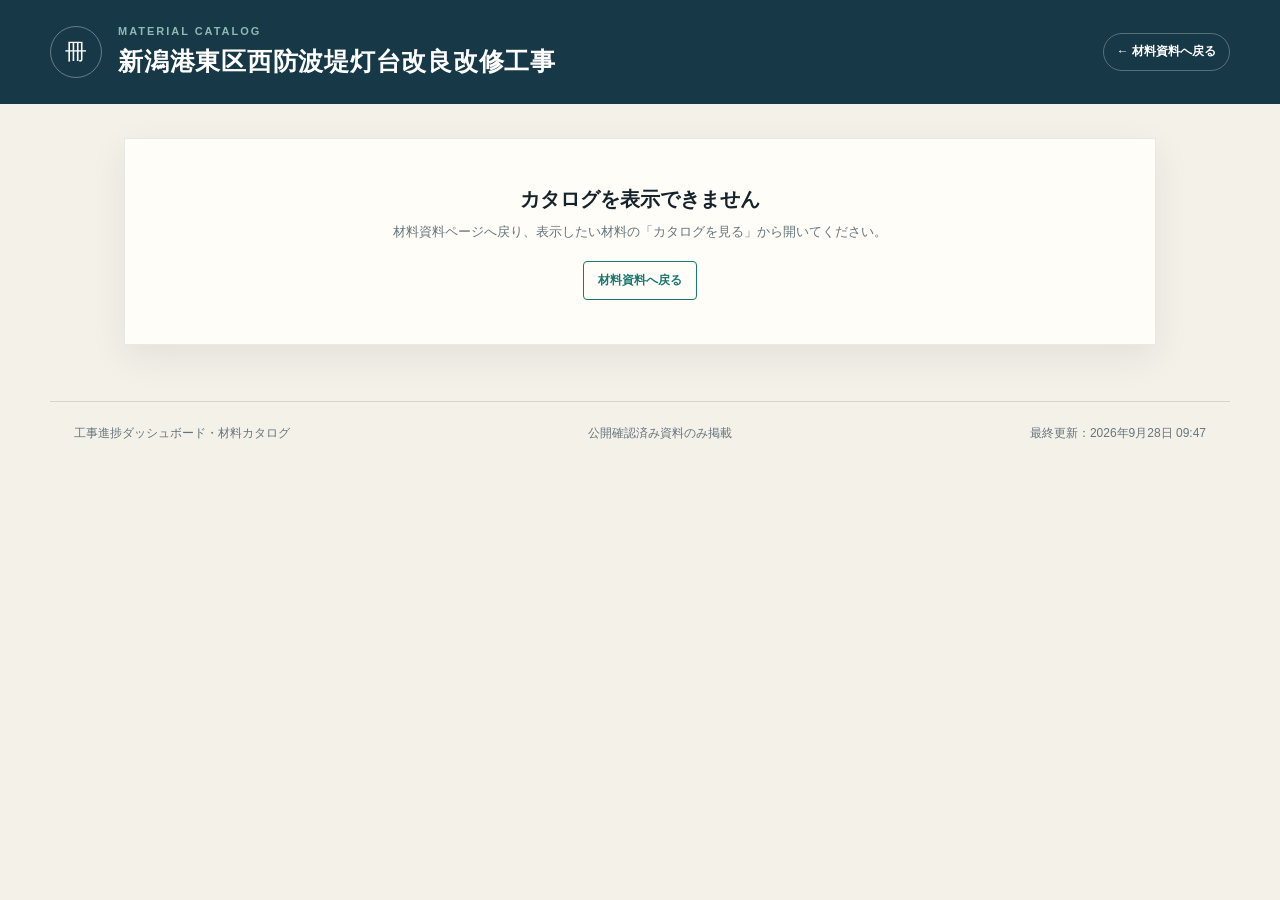
<file: catalog.html>
<!doctype html>
<html lang="ja">
<head>
  <meta charset="utf-8">
  <meta name="viewport" content="width=device-width, initial-scale=1">
  <meta name="robots" content="noindex,nofollow">
  <title>材料カタログ | 工事進捗ダッシュボード</title>
  <link rel="stylesheet" href="style.css?v=20260909-1150">
  <link rel="stylesheet" href="materials.css?v=20260820-1045">
  <link rel="stylesheet" href="catalog.css?v=20260820-1045">
</head>
<body>
  <header class="topbar">
    <div class="brand-mark" aria-hidden="true">冊</div>
    <div class="materials-header-title">
      <p class="eyebrow">MATERIAL CATALOG</p>
      <h1 id="catalog-project-name">材料カタログ</h1>
    </div>
    <a class="materials-back" href="materials.html">← 材料資料へ戻る</a>
  </header>

  <main class="catalog-main">
    <section id="catalog-content" hidden>
      <div class="catalog-hero card">
        <p id="catalog-category" class="eyebrow"></p>
        <h2 id="catalog-name"></h2>
        <div class="catalog-meta">
          <p><span>参照資料</span><strong id="catalog-source-title"></strong></p>
          <p><span>版・発行日</span><strong id="catalog-source-version"></strong></p>
          <p><span>表示ページ</span><strong id="catalog-page-count"></strong></p>
        </div>
      </div>

      <aside class="catalog-caution">
        <strong>カタログ原本を画像で表示しています</strong>
        <p>各ページをタップすると画像単体で確認できます。使用時は最新版カタログ、製品表示、SDS、工事の承認条件を優先してください。</p>
      </aside>

      <div id="catalog-pages" class="catalog-pages" aria-live="polite"></div>
    </section>

    <section id="catalog-empty" class="catalog-empty card">
      <strong>カタログを表示できません</strong>
      <p>材料資料ページへ戻り、表示したい材料の「カタログを見る」から開いてください。</p>
      <a href="materials.html">材料資料へ戻る</a>
    </section>
  </main>

  <footer><span>工事進捗ダッシュボード・材料カタログ</span><span>公開確認済み資料のみ掲載</span><span>最終更新：<time id="catalog-updated-at"></time></span></footer>
  <script src="data.js?v=20260912-1413"></script>
  <script src="catalog.js?v=20260820-1045"></script>
</body>
</html>
</file>
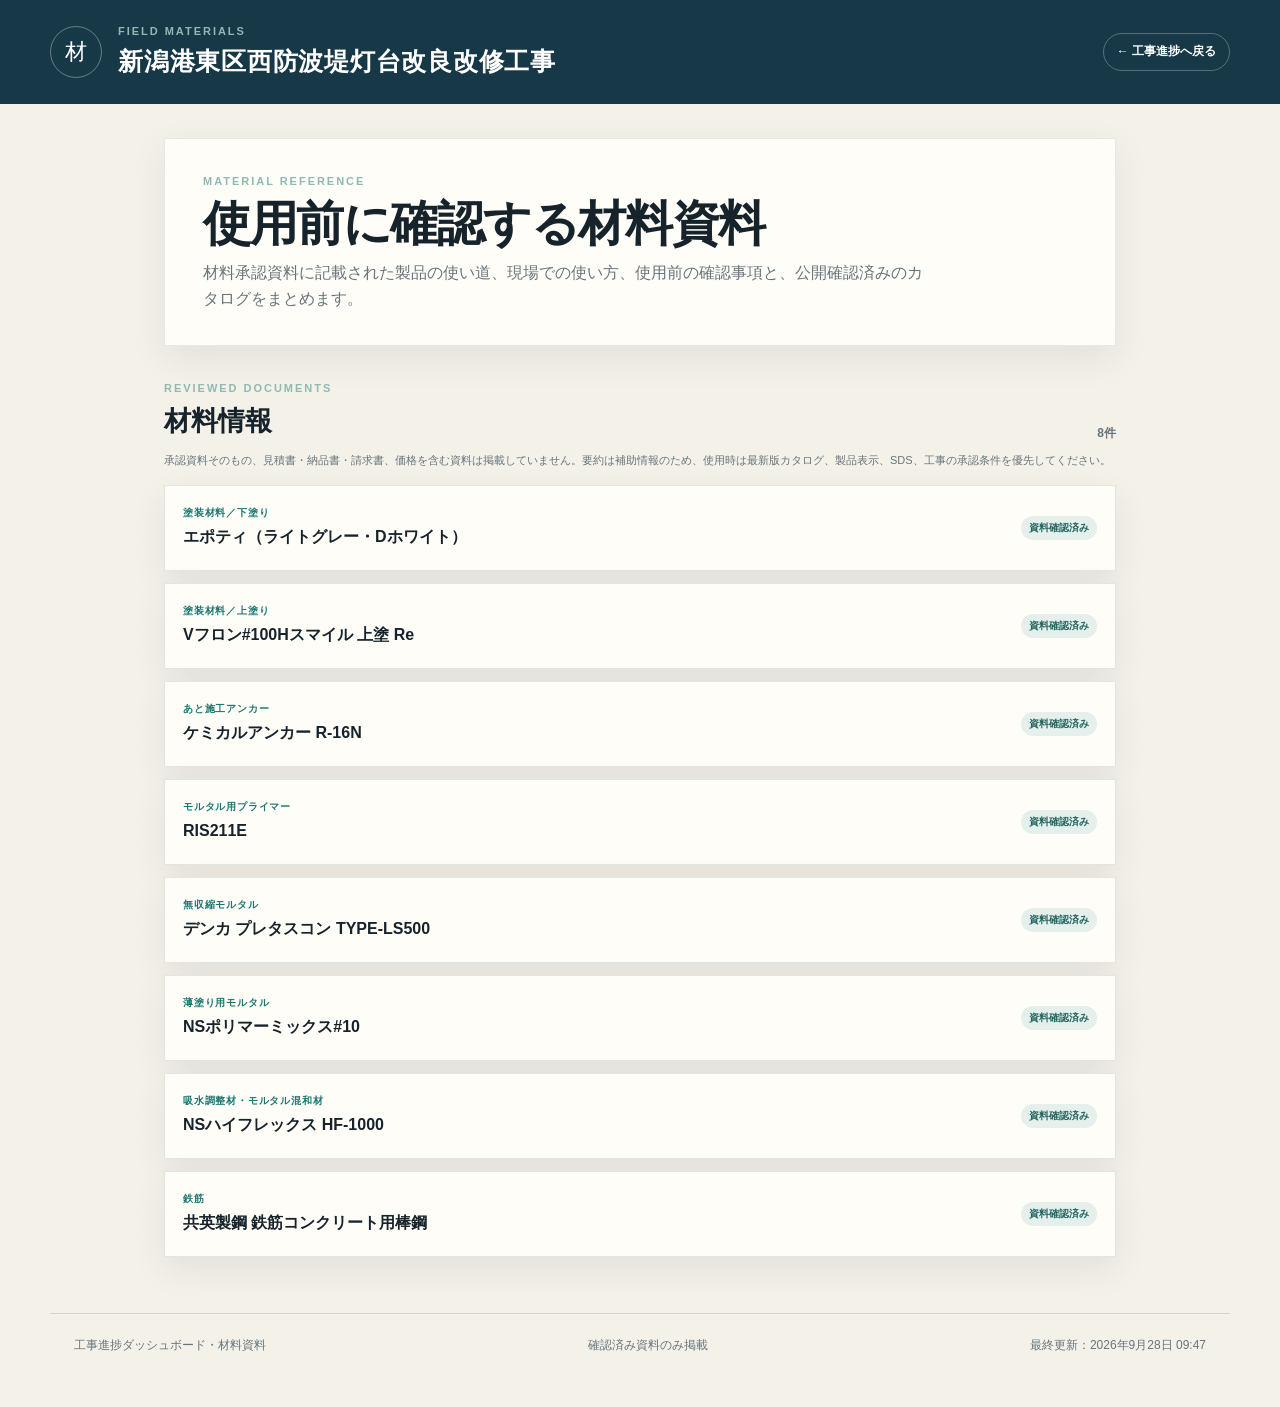
<file: materials.html>
<!doctype html>
<html lang="ja">
<head>
  <meta charset="utf-8">
  <meta name="viewport" content="width=device-width, initial-scale=1">
  <meta name="robots" content="noindex,nofollow">
  <title>使用材料・製品資料 | 工事進捗ダッシュボード</title>
  <link rel="stylesheet" href="style.css?v=20260909-1150">
  <link rel="stylesheet" href="materials.css?v=20260820-1045">
</head>
<body>
  <header class="topbar">
    <div class="brand-mark" aria-hidden="true">材</div>
    <div class="materials-header-title">
      <p class="eyebrow">FIELD MATERIALS</p>
      <h1 id="materials-project-name">使用材料・製品資料</h1>
    </div>
    <a class="materials-back" href="index.html">← 工事進捗へ戻る</a>
  </header>

  <main class="materials-main">
    <section class="materials-hero card">
      <p class="eyebrow">MATERIAL REFERENCE</p>
      <h2>使用前に確認する材料資料</h2>
      <p>材料承認資料に記載された製品の使い道、現場での使い方、使用前の確認事項と、公開確認済みのカタログをまとめます。</p>
    </section>

    <section id="materials-section" hidden>
      <div class="materials-section-head">
        <div><p class="eyebrow">REVIEWED DOCUMENTS</p><h2>材料情報</h2></div>
        <span id="materials-count" class="materials-count"></span>
      </div>
      <p class="materials-scope">承認資料そのもの、見積書・納品書・請求書、価格を含む資料は掲載していません。要約は補助情報のため、使用時は最新版カタログ、製品表示、SDS、工事の承認条件を優先してください。</p>
      <div id="materials-list" class="materials-grid"></div>
    </section>

    <section id="materials-empty" class="materials-empty card">
      <strong>確認済みの材料資料を準備しています</strong>
      <p>内容と版を確認できたカタログ・SDSから、このページへ順次追加します。</p>
    </section>
  </main>

  <footer><span>工事進捗ダッシュボード・材料資料</span><span>確認済み資料のみ掲載</span><span>最終更新：<time id="materials-updated-at"></time></span></footer>
  <script src="data.js?v=20260912-1413"></script>
  <script src="materials.js?v=20260820-1045"></script>
</body>
</html>
</file>
<file: style.css>
:root{--ink:#16232b;--muted:#66757d;--paper:#f4f1e9;--card:#fffdf8;--line:#d9d7ce;--navy:#173846;--teal:#1c776f;--orange:#d66a31;--amber:#c69329;--blue:#477c9c;--gray:#a8aca9;--shadow:0 12px 34px rgba(28,43,48,.08)}
.gallery-head{margin-top:44px!important}
.upcoming-item{grid-template-columns:82px 1fr!important}
.two-col>div{min-width:0}.calendar-card,.log-card{height:auto!important}.log-card{overflow-y:auto;overscroll-behavior:contain;scrollbar-gutter:stable}.log-card:focus-visible{outline:3px solid var(--orange);outline-offset:2px}@media(max-width:850px){.log-card{max-height:520px}}
.stream-note{max-width:620px;margin:2px 0 0;color:var(--muted);font-size:12px}
.operations-wide{position:relative;left:50%;width:min(1600px,calc(100vw - 48px));transform:translateX(-50%)}
.photo-carousel{margin-bottom:44px}.photo-stage{display:grid;grid-template-columns:minmax(0,1.7fr) minmax(280px,.7fr);height:520px;overflow:hidden}.photo-main{position:relative;display:block;min-width:0;padding:0;border:0;background:#10232b;cursor:zoom-in;overflow:hidden}.photo-main img{display:block;width:100%;height:100%;min-height:0;max-height:none;object-fit:cover}.photo-main:hover .gallery-zoom,.photo-main:focus-visible .gallery-zoom{opacity:1;transform:none}.photo-main:focus-visible{outline:3px solid var(--orange);outline-offset:-3px}.photo-detail{display:flex;flex-direction:column;justify-content:flex-start;min-height:460px;padding:34px 32px;background:var(--card)}.photo-progress{display:flex;align-items:center;gap:12px;margin-bottom:28px;color:var(--blue);font-size:12px;font-weight:800;letter-spacing:.12em}.photo-line{height:1px;flex:1;background:var(--line)}.photo-detail h3{margin:10px 0 8px;font-size:clamp(24px,3vw,34px);line-height:1.25}.photo-detail>p{margin:0;color:var(--muted);font-size:13px;line-height:1.8}.photo-controls{display:flex;justify-content:space-between;gap:10px;margin-top:auto;padding-top:34px}.photo-controls button{min-width:94px;padding:9px 14px;border:1px solid var(--line);border-radius:999px;background:transparent;color:var(--navy);font:inherit;font-size:12px;font-weight:800;cursor:pointer}.photo-controls button:hover,.photo-controls button:focus-visible{background:#e5f0ed;border-color:#a8c5bf}.photo-tabs{display:flex;gap:8px;margin-top:10px;padding:3px 0 8px;overflow-x:auto;scrollbar-width:thin}.photo-tab{display:grid;grid-template-columns:64px 120px;flex:0 0 auto;align-items:center;gap:10px;padding:6px;border:1px solid transparent;border-radius:4px;background:transparent;color:var(--ink);font:inherit;text-align:left;cursor:pointer}.photo-tab img{width:64px;height:48px;object-fit:cover;background:#dfe4e3}.photo-tab span,.photo-tab time,.photo-tab strong{display:block}.photo-tab time{color:var(--muted);font-size:10px}.photo-tab strong{overflow:hidden;font-size:11px;white-space:nowrap;text-overflow:ellipsis}.photo-tab[aria-selected="true"]{border-color:#9cbab5;background:#e5f0ed}.photo-tab:focus-visible{outline:3px solid var(--orange);outline-offset:1px}@media(max-width:850px){.photo-stage{grid-template-columns:1fr;height:auto}.photo-main img{min-height:0;max-height:none;aspect-ratio:16/9}.photo-detail{min-height:0;padding:24px}.photo-progress{margin-bottom:18px}.photo-controls{margin-top:20px;padding-top:0}}@media(max-width:540px){.photo-main img{aspect-ratio:4/3}.photo-detail{padding:20px}.photo-tab{grid-template-columns:58px 104px}.photo-tab img{width:58px;height:44px}.photo-controls button span{display:none}}
*{box-sizing:border-box}html{scroll-behavior:smooth}body{margin:0;background:var(--paper);color:var(--ink);font-family:-apple-system,BlinkMacSystemFont,"Hiragino Sans","Yu Gothic UI",Meiryo,sans-serif;line-height:1.6}.topbar{min-height:104px;padding:22px max(24px,calc((100vw - 1180px)/2));display:flex;align-items:center;gap:16px;background:var(--navy);color:white}.brand-mark{display:grid;place-items:center;width:52px;height:52px;border:1px solid rgba(255,255,255,.35);border-radius:50%;font-family:serif;font-size:22px}.topbar h1{font-size:clamp(17px,2vw,25px);margin:1px 0 0;letter-spacing:.03em}.eyebrow{margin:0;color:#8eb9b4;font-size:11px;font-weight:800;letter-spacing:.18em}.as-of{margin-left:auto;text-align:right}.as-of span,.summary span,.status-meter span{display:block;color:#9bb0b8;font-size:12px}.as-of strong{font-size:17px}main{max-width:1180px;margin:0 auto;padding:34px 24px 56px}.card{background:var(--card);border:1px solid rgba(33,54,62,.1);box-shadow:var(--shadow)}.hero{display:grid;grid-template-columns:1.4fr .6fr;align-items:stretch;overflow:hidden}.hero>div:first-child{padding:36px 40px}.status-line{display:flex;align-items:center;gap:10px;color:var(--teal);margin:12px 0 2px}.pulse{width:9px;height:9px;background:var(--orange);border-radius:50%;box-shadow:0 0 0 5px rgba(214,106,49,.14)}.hero h2{font-size:clamp(30px,5vw,54px);line-height:1.15;margin:6px 0 10px;letter-spacing:-.03em}.hero-copy{color:var(--muted);margin:0}.status-meter{padding:32px;background:linear-gradient(145deg,#1d4655,#16333e);color:white;display:flex;flex-direction:column;justify-content:center;border-left:7px solid var(--orange)}.status-meter strong{font-size:28px;margin:4px 0}.status-meter small{color:#b9c8cd}.summary-grid{display:grid;grid-template-columns:repeat(4,1fr);gap:14px;margin:16px 0 44px}.summary{padding:22px 24px;min-height:132px}.summary strong{font-size:22px;display:block;margin:7px 0 2px}.summary small{color:var(--muted)}.summary .pending{color:var(--amber)}.section-head{display:flex;align-items:flex-end;justify-content:space-between;margin:0 0 14px}.section-head h2{font-size:26px;margin:1px 0}.legend{font-size:12px;color:var(--muted);display:flex;align-items:center;gap:7px;flex-wrap:wrap}.dot{width:9px;height:9px;border-radius:50%;display:inline-block;margin-left:8px}.dot.completed{background:var(--teal)}.dot.active{background:var(--orange)}.dot.paused{background:var(--amber)}.dot.pending-dot{background:var(--gray)}.gantt-wrap{padding:24px 26px;margin-bottom:42px;overflow-x:auto}.gantt-scale{display:grid;grid-template-columns:repeat(6,1fr);margin-left:250px;min-width:780px;color:var(--muted);font-size:12px;border-bottom:1px solid var(--line)}.gantt-scale span{padding:0 8px 8px;border-left:1px solid var(--line)}.gantt{min-width:1030px}.gantt-row{display:grid;grid-template-columns:250px 1fr;align-items:center;min-height:64px;border-bottom:1px solid #ebe8df}.gantt-row:last-child{border-bottom:0}.gantt-label strong{display:block}.gantt-label small{color:var(--muted)}.gantt-track{height:22px;position:relative;background:repeating-linear-gradient(to right,transparent 0,transparent calc(16.6667% - 1px),#e8e5dc calc(16.6667% - 1px),#e8e5dc 16.6667%)}.gantt-bar{position:absolute;min-width:8px;height:100%;border-radius:3px;display:flex;align-items:center;padding:0 8px;color:white;font-size:10px;white-space:nowrap;overflow:hidden}.gantt-bar.completed{background:var(--teal)}.gantt-bar.in-progress{background:var(--orange)}.gantt-bar.paused{background:var(--amber)}.gantt-bar.not-started{background:var(--gray)}.two-col{display:grid;grid-template-columns:1.05fr .95fr;gap:24px}.section-head.compact{margin-bottom:10px}.calendar-card,.log-card{height:100%;padding:20px}.calendar-week,.calendar{display:grid;grid-template-columns:repeat(7,1fr)}.calendar-week span{text-align:center;color:var(--muted);font-size:11px;padding:6px}.calendar-day{min-height:76px;border-top:1px solid #e7e3da;border-left:1px solid #e7e3da;padding:7px;font-size:12px}.calendar-day:nth-child(7n){border-right:1px solid #e7e3da}.calendar-day.empty{background:#f7f4ed}.calendar-day .num{font-weight:700}.calendar-day .event{display:block;margin-top:5px;border-radius:3px;padding:3px 5px;background:#e5f0ed;color:#23655e;font-size:10px;line-height:1.3}.calendar-day .event.in-progress{background:#f7e3d8;color:#a64e22}.log-item{display:grid;grid-template-columns:82px 13px 1fr;gap:11px;padding:12px 0;border-bottom:1px solid #e9e5dc}.log-item:last-child{border-bottom:0}.log-date{font-size:12px;font-weight:700}.log-pin{width:9px;height:9px;background:var(--teal);border-radius:50%;margin-top:7px}.log-pin.in-progress{background:var(--orange)}.log-pin.paused{background:var(--amber)}.log-body strong{display:block}.log-body small{color:var(--muted)}.notice{display:flex;gap:16px;margin-top:28px;padding:20px 24px;border-left:5px solid var(--amber)}.notice-icon{display:grid;place-items:center;flex:0 0 32px;height:32px;border-radius:50%;background:#f0dfb9;color:#745812;font-weight:900}.notice p{margin:2px 0 0;color:var(--muted)}footer{max-width:1180px;margin:0 auto 30px;padding:22px 24px;border-top:1px solid #d9d5ca;color:var(--muted);font-size:12px;display:flex;justify-content:space-between}
.calendar-nav{display:flex;align-items:center;gap:10px;font-size:13px;font-weight:700}.calendar-nav button{min-width:48px;height:32px;padding:0 10px;border:1px solid var(--line);border-radius:16px;background:var(--card);color:var(--navy);font-size:12px;font-weight:700;line-height:1;cursor:pointer}.calendar-nav button:disabled{opacity:.35;cursor:default}.calendar-nav button:not(:disabled):hover{background:#e5f0ed}.calendar-day{border-bottom:1px solid #e7e3da}.calendar-day:last-child{border-right:1px solid #e7e3da}
.calendar-day.today{position:relative;box-shadow:inset 0 0 0 2px var(--orange)}
.calendar-day.today .num{display:inline-grid;place-items:center;width:24px;height:24px;margin:-2px 0 0 -2px;border-radius:50%;background:var(--orange);color:#fff;line-height:1}
@media(max-width:850px){.hero{grid-template-columns:1fr}.status-meter{border-left:0;border-top:6px solid var(--orange)}.summary-grid{grid-template-columns:repeat(2,1fr)}.two-col{grid-template-columns:1fr}.gantt-scale{margin-left:190px}.gantt-row{grid-template-columns:190px 1fr}.legend{display:none}}
@media(max-width:540px){.topbar{padding:17px}.brand-mark{width:42px;height:42px}.as-of span{display:none}.as-of strong{font-size:13px}main{padding:20px 14px 42px}.hero>div:first-child{padding:27px 23px}.status-meter{padding:24px}.summary-grid{grid-template-columns:1fr 1fr;gap:9px;margin-bottom:34px}.summary{padding:16px;min-height:116px}.summary strong{font-size:17px}.gantt-wrap{padding:18px 14px}.calendar-card,.log-card{padding:12px}.calendar-day{min-height:64px;padding:5px}.calendar-day .event{font-size:9px}.notice{margin-top:20px}footer{margin-bottom:10px;display:block}footer span{display:block}}
.dot.planned{background:var(--blue)}.gantt-bar.planned{background:var(--blue)}.calendar-day .event.planned{background:#e4eef4;color:#315f7a;border:1px dashed #7da0b4}.upcoming-head{margin-top:38px}.plan-caption{max-width:460px;margin:0;color:var(--muted);font-size:12px;text-align:right}.upcoming-card{padding:20px 24px}.upcoming-grid{display:grid;grid-template-columns:repeat(4,1fr)}.upcoming-item{display:grid;grid-template-columns:54px 1fr;gap:10px;padding:13px 14px;border-left:1px solid var(--line);border-bottom:1px solid var(--line)}.upcoming-item:nth-child(4n+1){border-left:0}.upcoming-date{color:var(--blue);font-weight:800}.upcoming-item strong,.upcoming-item small{display:block}.upcoming-item small{color:var(--muted);font-size:11px}@media(max-width:850px){.upcoming-grid{grid-template-columns:repeat(2,1fr)}.upcoming-item:nth-child(4n+1){border-left:1px solid var(--line)}.upcoming-item:nth-child(2n+1){border-left:0}}@media(max-width:540px){.upcoming-head{display:block}.plan-caption{text-align:left}.upcoming-grid{grid-template-columns:1fr}.upcoming-item{border-left:0}}
.gallery-head{margin-top:4px}.gallery-lead{margin:0;color:var(--muted);font-size:13px}.gallery-grid{display:grid;grid-template-columns:repeat(3,1fr);gap:16px;margin-bottom:44px}.gallery-card{min-width:0;background:var(--card);border:1px solid rgba(33,54,62,.1);box-shadow:var(--shadow);overflow:hidden}.gallery-card.featured{grid-column:span 2}.gallery-open{display:block;width:100%;padding:0;border:0;background:transparent;color:inherit;text-align:left;font:inherit;cursor:pointer}.gallery-image{position:relative;display:block;aspect-ratio:4/3;overflow:hidden;background:#dfe4e3}.gallery-card.featured .gallery-image{aspect-ratio:2/1}.gallery-image img{display:block;width:100%;height:100%;object-fit:cover;transition:transform .35s ease}.gallery-zoom{position:absolute;right:12px;bottom:12px;padding:5px 10px;border-radius:999px;background:rgba(18,39,48,.82);color:white;font-size:11px;font-weight:700;letter-spacing:.06em;opacity:0;transform:translateY(4px);transition:opacity .2s ease,transform .2s ease}.gallery-open:hover .gallery-image img{transform:scale(1.025)}.gallery-open:hover .gallery-zoom,.gallery-open:focus-visible .gallery-zoom{opacity:1;transform:none}.gallery-open:focus-visible{outline:3px solid var(--orange);outline-offset:-3px}.gallery-copy{display:block;padding:18px 20px 20px}.gallery-meta{display:flex;align-items:center;gap:9px;color:var(--teal);font-size:11px;font-weight:800}.gallery-meta span{padding:2px 8px;border-radius:999px;background:#e5f0ed}.gallery-copy strong{display:block;margin:7px 0 4px;font-size:19px;line-height:1.35}.gallery-copy small{display:block;color:var(--muted);font-size:12px;line-height:1.7}.gallery-dialog{width:min(960px,calc(100vw - 32px));max-height:calc(100vh - 32px);padding:0;border:0;background:var(--card);color:var(--ink);box-shadow:0 24px 80px rgba(10,25,31,.35);overflow:auto}.gallery-dialog::backdrop{background:rgba(10,25,31,.72);backdrop-filter:blur(3px)}.gallery-dialog img{display:block;width:100%;max-height:70vh;object-fit:contain;background:#10232b}.dialog-close{position:fixed;z-index:2;margin:14px 0 0 calc(min(960px,100vw - 32px) - 58px);width:42px;height:42px;border:1px solid rgba(255,255,255,.4);border-radius:50%;background:rgba(16,35,43,.82);color:white;font-size:26px;line-height:1;cursor:pointer}.dialog-close:focus-visible{outline:3px solid var(--orange)}.dialog-caption{padding:22px 26px 26px}.dialog-caption>p:first-child{display:flex;gap:10px;margin:0;color:var(--teal);font-size:12px;font-weight:800}.dialog-caption>p:first-child span{padding-left:10px;border-left:1px solid var(--line)}.dialog-caption h2{margin:6px 0 4px;font-size:25px}.dialog-caption>p:last-child{margin:0;color:var(--muted)}@media(max-width:850px){.gallery-grid{grid-template-columns:repeat(2,1fr)}.gallery-card.featured{grid-column:span 2}}@media(max-width:540px){.gallery-head{display:block}.gallery-lead{margin-top:4px}.gallery-grid{grid-template-columns:1fr;gap:12px}.gallery-card.featured{grid-column:auto}.gallery-card.featured .gallery-image,.gallery-image{aspect-ratio:4/3}.gallery-copy{padding:15px 16px 17px}.gallery-zoom{opacity:1;transform:none}.dialog-caption{padding:18px}.gallery-dialog{width:calc(100vw - 20px);max-height:calc(100vh - 20px)}.dialog-close{margin-left:calc(100vw - 72px)}}@media(prefers-reduced-motion:reduce){.gallery-image img,.gallery-zoom{transition:none}}

/* 工程表: 月幅を読みやすい下限で保ち、長期工事は工程名固定の横スクロールにする */
.gantt-wrap{padding:24px 26px;margin-bottom:42px;overflow:hidden}
.gantt-viewport{
  --gantt-label-width:250px;
  --gantt-month-count:1;
  --gantt-track-min-width:160px;
  max-height:384px;
  overflow:auto;
  overscroll-behavior:contain;
  scrollbar-gutter:stable;
}
.gantt-viewport:focus-visible{outline:3px solid var(--orange);outline-offset:-3px}
.gantt-scale{
  position:sticky;
  top:0;
  z-index:5;
  display:grid;
  width:100%;
  min-width:calc(var(--gantt-label-width) + var(--gantt-track-min-width));
  margin-left:0;
  color:var(--muted);
  font-size:12px;
  border-bottom:1px solid var(--line);
  background:var(--card);
}
.gantt-scale span{min-width:0;padding:0 8px 8px;border-left:1px solid var(--line);background:var(--card)}
.gantt-scale span:not(.gantt-axis-label){text-align:center}
.gantt-scale .gantt-axis-label{
  position:sticky;
  left:0;
  z-index:7;
  padding-left:0;
  border-left:0;
  border-right:1px solid var(--line);
  color:var(--navy);
  font-weight:800;
  box-shadow:8px 0 14px -12px rgba(23,56,70,.8);
}
.gantt{width:100%;min-width:calc(var(--gantt-label-width) + var(--gantt-track-min-width))}
.gantt-row{grid-template-columns:var(--gantt-label-width) minmax(var(--gantt-track-min-width),1fr)}
.gantt-label{
  position:sticky;
  left:0;
  z-index:3;
  min-width:0;
  padding-right:16px;
  border-right:1px solid var(--line);
  background:var(--card);
  box-shadow:8px 0 14px -12px rgba(23,56,70,.8);
}
.gantt-label strong,.gantt-label small{overflow:hidden;text-overflow:ellipsis;white-space:nowrap}
.gantt-track{
  background-image:linear-gradient(to right,transparent calc(100% - 1px),#e8e5dc 1px);
  background-size:calc(100% / var(--gantt-month-count)) 100%;
}
.gantt-bar{min-width:28px}
@media(max-width:850px){.gantt-viewport{--gantt-label-width:190px}}
@media(max-width:540px){.gantt-wrap{padding:18px 14px}.gantt-viewport{--gantt-label-width:174px}}
@media(max-width:540px){.calendar-nav button,.photo-controls button{min-height:45px}.gantt-label strong{overflow:visible;white-space:normal;text-overflow:clip;line-height:1.35}}
@media(max-width:540px){.section-head.compact{display:block}.calendar-nav{justify-content:flex-start;margin-top:8px}.calendar-nav span{white-space:nowrap}}
@media(max-width:540px){.calendar-card{overflow-x:auto;overscroll-behavior-x:contain}.calendar-week,.calendar{min-width:560px}}
@media(max-width:540px){.operations-wide{left:auto;width:100%;transform:none}}
</file>
<file: materials.css>
.material-entry {
  position: relative;
  display: block;
  color: var(--ink);
  text-decoration: none;
  transition: border-color .2s ease, transform .2s ease, box-shadow .2s ease;
}

.material-entry::after {
  position: absolute;
  right: 22px;
  bottom: 19px;
  width: 32px;
  height: 3px;
  border-radius: 999px;
  background: var(--orange);
  content: "";
}

.material-entry:hover {
  border-color: rgba(28, 119, 111, .38);
  box-shadow: 0 16px 38px rgba(28, 43, 48, .12);
  transform: translateY(-2px);
}

.material-entry:focus-visible {
  outline: 3px solid var(--orange);
  outline-offset: 3px;
}

.material-entry strong {
  display: flex;
  align-items: center;
  gap: 9px;
}

.material-entry .material-entry-arrow {
  display: inline;
  color: var(--orange);
  font-size: 20px;
}

.materials-header-title {
  min-width: 0;
}

.materials-back {
  margin-left: auto;
  padding: 8px 13px;
  border: 1px solid rgba(255, 255, 255, .28);
  border-radius: 999px;
  color: #fff;
  font-size: 12px;
  font-weight: 800;
  text-decoration: none;
  white-space: nowrap;
}

.materials-back:hover {
  background: rgba(255, 255, 255, .12);
}

.materials-back:focus-visible {
  outline: 3px solid var(--orange);
  outline-offset: 3px;
}

.materials-main {
  max-width: 1000px;
}

.materials-hero {
  margin-bottom: 18px;
  padding: 34px 38px;
}

.materials-hero h2 {
  margin: 4px 0 8px;
  font-size: clamp(30px, 5vw, 48px);
  line-height: 1.2;
  letter-spacing: -.03em;
}

.materials-hero p:last-child {
  max-width: 720px;
  margin: 0;
  color: var(--muted);
}

.material-caution {
  display: grid;
  grid-template-columns: 155px minmax(0, 1fr);
  gap: 18px;
  margin-bottom: 26px;
  padding: 17px 20px;
  border-left: 5px solid var(--orange);
  background: #fff7f1;
}

.material-caution strong {
  font-size: 13px;
}

.material-caution p {
  margin: 0;
  color: var(--muted);
  font-size: 12px;
}

.materials-section-head {
  display: flex;
  align-items: end;
  justify-content: space-between;
  gap: 20px;
  margin: 34px 0 13px;
}

.materials-section-head h2 {
  margin: 2px 0 0;
  font-size: 27px;
}

.materials-count {
  color: var(--muted);
  font-size: 12px;
  font-weight: 800;
}

.materials-scope {
  margin: -4px 0 15px;
  color: var(--muted);
  font-size: 11px;
}

.materials-grid {
  display: grid;
  grid-template-columns: minmax(0, 1fr);
  gap: 12px;
}

.material-card {
  min-width: 0;
  border: 1px solid rgba(33, 54, 62, .12);
  background: var(--card);
  box-shadow: var(--shadow);
}

.material-card summary {
  display: grid;
  grid-template-columns: minmax(0, 1fr) auto;
  align-items: center;
  gap: 12px;
  min-height: 84px;
  padding: 17px 18px;
  cursor: pointer;
}

.material-card summary::marker {
  color: var(--teal);
}

.material-heading,
.material-heading strong,
.material-category {
  display: block;
}

.material-heading {
  min-width: 0;
}

.material-heading strong {
  overflow-wrap: anywhere;
  margin-top: 3px;
  font-size: 16px;
}

.material-category {
  color: var(--teal);
  font-size: 10px;
  font-weight: 800;
  letter-spacing: .08em;
}

.material-state {
  padding: 4px 8px;
  border-radius: 999px;
  background: #e5f0ed;
  color: #23655e;
  font-size: 10px;
  font-weight: 800;
  white-space: nowrap;
}

.material-body {
  display: grid;
  grid-template-columns: repeat(3, minmax(0, 1fr));
  column-gap: 24px;
  padding: 2px 19px 19px;
  border-top: 1px solid var(--line);
}

.material-body section {
  padding-top: 15px;
}

.material-body h3 {
  margin: 0 0 4px;
  font-size: 12px;
}

.material-body p,
.material-body li {
  color: var(--muted);
  font-size: 12px;
}

.material-body p {
  margin: 0;
}

.material-body ul {
  margin: 0;
  padding-left: 20px;
}

.material-source {
  grid-column: 1 / -1;
  display: flex;
  align-items: flex-end;
  justify-content: space-between;
  gap: 16px;
  margin-top: 17px;
  padding-top: 15px;
  border-top: 1px solid var(--line);
}

.material-source span,
.material-source strong,
.material-source small {
  display: block;
  overflow-wrap: anywhere;
}

.material-source span,
.material-source small {
  color: var(--muted);
  font-size: 10px;
}

.material-source strong {
  margin: 2px 0;
  font-size: 11px;
}

.material-links {
  display: flex;
  flex-wrap: wrap;
  justify-content: flex-end;
  gap: 7px;
}

.material-links a {
  padding: 7px 10px;
  border: 1px solid var(--teal);
  border-radius: 4px;
  color: var(--teal);
  font-size: 11px;
  font-weight: 800;
  text-decoration: none;
  white-space: nowrap;
}

.materials-empty {
  padding: 32px;
  text-align: center;
}

.materials-empty strong {
  display: block;
  margin-bottom: 5px;
  font-size: 18px;
}

.materials-empty p {
  margin: 0;
  color: var(--muted);
  font-size: 13px;
}

[hidden] {
  display: none !important;
}

@media (max-width: 720px) {
  .material-body {
    grid-template-columns: 1fr;
  }

  .materials-hero {
    padding: 27px 24px;
  }

  .material-caution {
    grid-template-columns: 1fr;
    gap: 4px;
  }

  .material-source {
    align-items: flex-start;
    flex-direction: column;
  }

  .material-links {
    justify-content: flex-start;
  }
}

@media (max-width: 540px) {
  .materials-back {
    padding: 6px 9px;
    font-size: 11px;
  }

  .materials-empty {
    padding: 25px 18px;
  }
}

@media (prefers-reduced-motion: reduce) {
  .material-entry {
    transition: none;
  }
}
</file>
<file: catalog.css>
.catalog-main {
  max-width: 1080px;
}

.catalog-hero {
  margin-bottom: 16px;
  padding: 30px 34px;
}

.catalog-hero h2 {
  overflow-wrap: anywhere;
  margin: 5px 0 22px;
  font-size: clamp(28px, 5vw, 46px);
  line-height: 1.2;
  letter-spacing: -.03em;
}

.catalog-meta {
  display: grid;
  grid-template-columns: repeat(3, minmax(0, 1fr));
  gap: 12px;
}

.catalog-meta p {
  margin: 0;
  padding-top: 11px;
  border-top: 1px solid var(--line);
}

.catalog-meta span,
.catalog-meta strong {
  display: block;
  overflow-wrap: anywhere;
}

.catalog-meta span {
  margin-bottom: 3px;
  color: var(--muted);
  font-size: 10px;
}

.catalog-meta strong {
  font-size: 12px;
}

.catalog-caution {
  display: grid;
  grid-template-columns: 230px minmax(0, 1fr);
  gap: 18px;
  margin-bottom: 24px;
  padding: 16px 20px;
  border-left: 5px solid var(--orange);
  background: #fff7f1;
}

.catalog-caution strong {
  font-size: 12px;
}

.catalog-caution p {
  margin: 0;
  color: var(--muted);
  font-size: 12px;
}

.catalog-pages {
  display: grid;
  gap: 24px;
}

.catalog-page {
  margin: 0;
  padding: 13px;
  border: 1px solid rgba(33, 54, 62, .13);
  background: #fff;
  box-shadow: var(--shadow);
}

.catalog-page figcaption {
  padding: 0 2px 10px;
  color: var(--muted);
  font-size: 11px;
  font-weight: 800;
  text-align: right;
}

.catalog-page a {
  display: block;
  background: #fff;
}

.catalog-page a:focus-visible {
  outline: 4px solid var(--orange);
  outline-offset: 4px;
}

.catalog-page img {
  display: block;
  width: 100%;
  height: auto;
  background: #fff;
  cursor: zoom-in;
}

.catalog-page-error a {
  min-height: 220px;
  background: repeating-linear-gradient(-45deg, #f6f3ed, #f6f3ed 12px, #fff 12px, #fff 24px);
}

.catalog-empty {
  padding: 44px 30px;
  text-align: center;
}

.catalog-empty strong {
  display: block;
  margin-bottom: 7px;
  font-size: 20px;
}

.catalog-empty p {
  margin: 0 auto 18px;
  color: var(--muted);
  font-size: 13px;
}

.catalog-empty a {
  display: inline-block;
  padding: 9px 14px;
  border: 1px solid var(--teal);
  border-radius: 4px;
  color: var(--teal);
  font-size: 12px;
  font-weight: 800;
  text-decoration: none;
}

@media (max-width: 720px) {
  .catalog-hero {
    padding: 26px 22px;
  }

  .catalog-meta,
  .catalog-caution {
    grid-template-columns: 1fr;
  }

  .catalog-caution {
    gap: 4px;
  }

  .catalog-pages {
    gap: 16px;
  }

  .catalog-page {
    padding: 7px;
  }
}
</file>
